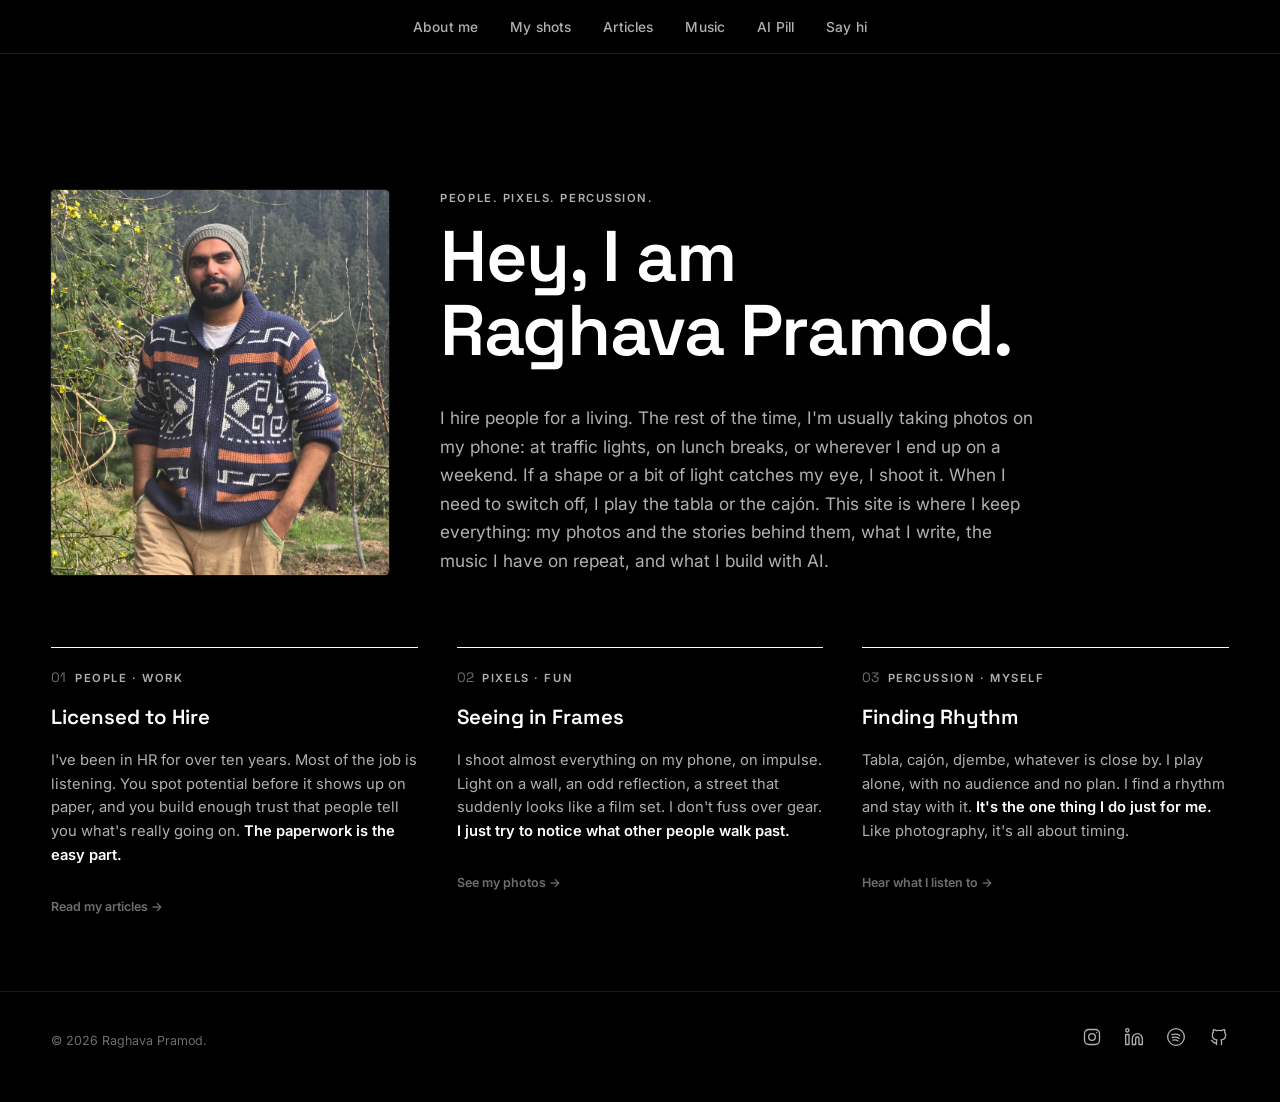
<file: index.html>
<!DOCTYPE html>
<html lang="en">
<head>
<meta charset="UTF-8">
<meta name="viewport" content="width=device-width, initial-scale=1">
<title>Raghava Pramod</title>
<meta name="description" content="I hire people for a living, take photos on my phone, and play tabla to switch off. This is where I keep it all.">

<meta property="og:type" content="website">
<meta property="og:title" content="Raghava Pramod">
<meta property="og:description" content="I hire people for a living, take photos on my phone, and play tabla to switch off. This is where I keep it all.">
<meta property="og:image" content="og-image.svg">
<meta name="twitter:card" content="summary_large_image">
<meta name="twitter:title" content="Raghava Pramod">
<meta name="twitter:description" content="I hire people for a living, take photos on my phone, and play tabla to switch off.">

<link rel="preconnect" href="https://fonts.googleapis.com">
<link rel="preconnect" href="https://fonts.gstatic.com" crossorigin>
<link href="https://fonts.googleapis.com/css2?family=Space+Grotesk:wght@400;500;600;700&family=Inter:wght@400;500;600&display=swap" rel="stylesheet">

<link rel="stylesheet" href="styles.css?v=34">
</head>
<body class="loading-lock">

<div class="loader" id="loader" aria-hidden="true" data-phrase="Getting the mix right.">
  <p class="loader-line"><span class="loader-type" id="loader-type"></span><span class="loader-cursor">|</span></p>
</div>

<a class="skip-link" href="#main">Skip to content</a>

<header class="site-header">
  <div class="wrap">
    <nav class="main-nav" aria-label="Primary">
      <ul>
        <li><a href="#about">About me</a></li>
        <li><a href="shots.html">My shots</a></li>
        <li><a href="articles.html">Articles</a></li>
        <li><a href="music.html">Music</a></li>
        <li><a href="ai-pill.html">AI Pill</a></li>
        <li><a href="contact.html">Say hi</a></li>
      </ul>
    </nav>
  </div>
</header>

<main id="main">

  <section class="intro wrap" id="about" aria-labelledby="intro-heading">
    <div class="intro-grid">
      <div class="intro-photo">
        <img src="images/profile/hero.jpg" alt="Raghava Pramod">
      </div>

      <div class="intro-copy">
        <span class="eyebrow">People. Pixels. Percussion.</span>
        <h1 class="statement" id="intro-heading">Hey, I am Raghava&nbsp;Pramod.</h1>
        <p class="opening-support">I hire people for a living. The rest of the time, I'm usually taking photos on my phone: at traffic lights, on lunch breaks, or wherever I end up on a weekend. If a shape or a bit of light catches my eye, I shoot it. When I need to switch off, I play the tabla or the cajón. This site is where I keep everything: my photos and the stories behind them, what I write, the music I have on repeat, and what I build with AI.</p>

      </div>
    </div>
    <div class="practice-stack">
      <a class="practice" href="articles.html">
        <div class="practice-label">
          <div class="practice-index">01</div>
          <span class="eyebrow">People · work</span>
        </div>
        <div class="practice-body">
          <h3 class="practice-title">Licensed to Hire</h3>
          <p class="practice-copy">I've been in HR for over ten years. Most of the job is listening. You spot potential before it shows up on paper, and you build enough trust that people tell you what's really going on. <strong>The paperwork is the easy part.</strong></p>
          <span class="practice-more">Read my articles →</span>
        </div>
      </a>

      <a class="practice" href="shots.html">
        <div class="practice-label">
          <div class="practice-index">02</div>
          <span class="eyebrow">Pixels · fun</span>
        </div>
        <div class="practice-body">
          <h3 class="practice-title">Seeing in Frames</h3>
          <p class="practice-copy">I shoot almost everything on my phone, on impulse. Light on a wall, an odd reflection, a street that suddenly looks like a film set. I don't fuss over gear. <strong>I just try to notice what other people walk past.</strong></p>
          <span class="practice-more">See my photos →</span>
        </div>
      </a>

      <a class="practice" href="music.html">
        <div class="practice-label">
          <div class="practice-index">03</div>
          <span class="eyebrow">Percussion · myself</span>
        </div>
        <div class="practice-body">
          <h3 class="practice-title">Finding Rhythm</h3>
          <p class="practice-copy">Tabla, cajón, djembe, whatever is close by. I play alone, with no audience and no plan. I find a rhythm and stay with it. <strong>It's the one thing I do just for me.</strong> Like photography, it's all about timing.</p>
          <span class="practice-more">Hear what I listen to →</span>
        </div>
      </a>
    </div>
  </section>


</main>

<footer class="site-footer">
  <div class="wrap">
    <p>&copy; <span id="year"></span> Raghava Pramod.</p>
    <ul class="footer-links">
      <li><a href="https://www.instagram.com/raghavapramod/" target="_blank" rel="noopener noreferrer" aria-label="Instagram, opens in a new tab"><svg class="ig-glyph" viewBox="0 0 24 24" fill="none" stroke="currentColor" stroke-width="1.6" stroke-linecap="round" stroke-linejoin="round" aria-hidden="true"><rect x="3" y="3" width="18" height="18" rx="5"></rect><circle cx="12" cy="12" r="4"></circle><line x1="17.5" y1="6.5" x2="17.5" y2="6.5"></line></svg></a></li>
      <li><a href="https://www.linkedin.com/in/raghava-pramod-16317697/" target="_blank" rel="noopener noreferrer" aria-label="LinkedIn, opens in a new tab"><svg class="ig-glyph" viewBox="0 0 24 24" fill="none" stroke="currentColor" stroke-width="1.6" stroke-linecap="round" stroke-linejoin="round" aria-hidden="true"><path d="M16 8a6 6 0 0 1 6 6v7h-4v-7a2 2 0 0 0-4 0v7h-4v-7a6 6 0 0 1 6-6z"></path><rect x="2" y="9" width="4" height="12"></rect><circle cx="4" cy="4" r="2"></circle></svg></a></li>
      <li><a href="https://open.spotify.com/user/36vazb5w8vdts3cxnagg9n65b" target="_blank" rel="noopener noreferrer" aria-label="Spotify, opens in a new tab"><svg class="ig-glyph" viewBox="0 0 24 24" fill="none" stroke="currentColor" stroke-width="1.6" stroke-linecap="round" stroke-linejoin="round" aria-hidden="true"><circle cx="12" cy="12" r="10"></circle><path d="M7 9.2c3.2-1 7-.7 9.6 1"></path><path d="M7.6 12.6c2.7-.8 5.9-.5 8.1 1"></path><path d="M8.3 15.8c2.1-.6 4.5-.4 6.2.9"></path></svg></a></li>
      <li><a href="https://github.com/raghavapramodr-aipilled" target="_blank" rel="noopener noreferrer" aria-label="GitHub, opens in a new tab"><svg class="ig-glyph" viewBox="0 0 24 24" fill="none" stroke="currentColor" stroke-width="1.6" stroke-linecap="round" stroke-linejoin="round" aria-hidden="true"><path d="M9 19c-4.3 1.4-4.3-2.5-6-3m12 5v-3.5c0-1 .1-1.4-.5-2 2.8-.3 5.5-1.4 5.5-6a4.6 4.6 0 0 0-1.3-3.2 4.2 4.2 0 0 0-.1-3.2s-1.1-.3-3.5 1.3a12.3 12.3 0 0 0-6.2 0C6.5 2.8 5.4 3.1 5.4 3.1a4.2 4.2 0 0 0-.1 3.2A4.6 4.6 0 0 0 4 9.5c0 4.6 2.7 5.7 5.5 6-.6.6-.6 1.2-.5 2V21"></path></svg></a></li>
    </ul>
  </div>
</footer>

<script src="script.js?v=34"></script>
</body>
</html>
</file>
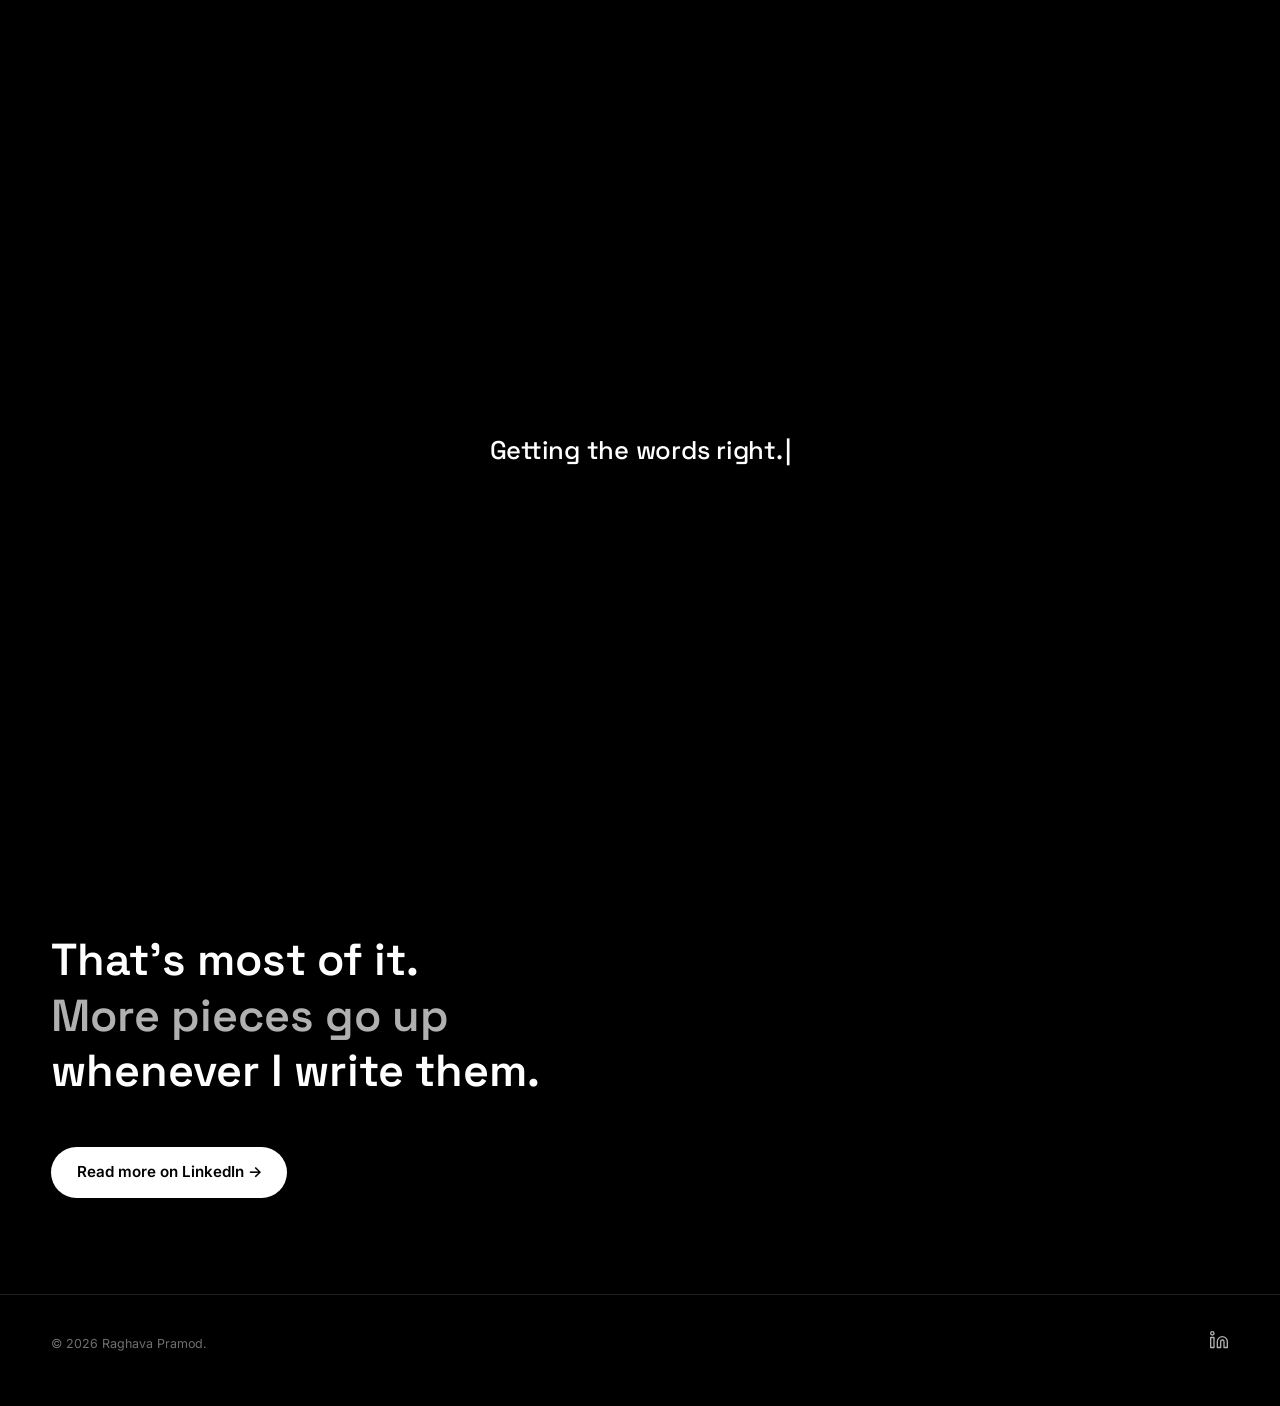
<file: articles.html>
<!DOCTYPE html>
<html lang="en">
<head>
<meta charset="UTF-8">
<meta name="viewport" content="width=device-width, initial-scale=1">
<title>Articles | Raghava Pramod</title>
<meta name="description" content="A few pieces I've written on LinkedIn about work, hiring, and HR.">

<meta property="og:type" content="website">
<meta property="og:title" content="Articles | Raghava Pramod">
<meta property="og:description" content="A few pieces I've written on LinkedIn about work, hiring, and HR.">
<meta property="og:image" content="og-image.svg">
<meta name="twitter:card" content="summary_large_image">
<meta name="twitter:title" content="Articles | Raghava Pramod">

<link rel="preconnect" href="https://fonts.googleapis.com">
<link rel="preconnect" href="https://fonts.gstatic.com" crossorigin>
<link href="https://fonts.googleapis.com/css2?family=Space+Grotesk:wght@400;500;600;700&family=Inter:wght@400;500;600&display=swap" rel="stylesheet">

<link rel="stylesheet" href="styles.css?v=34">
</head>
<body class="loading-lock">

<div class="loader" id="loader" aria-hidden="true" data-phrase="Getting the words right.">
  <p class="loader-line"><span class="loader-type" id="loader-type"></span><span class="loader-cursor">|</span></p>
</div>

<a class="skip-link" href="#main">Skip to content</a>

<header class="site-header">
  <div class="wrap">
    <nav class="main-nav" aria-label="Primary">
      <ul>
        <li><a href="index.html#about">About me</a></li>
        <li><a href="shots.html">My shots</a></li>
        <li><a href="articles.html">Articles</a></li>
        <li><a href="music.html">Music</a></li>
        <li><a href="ai-pill.html">AI Pill</a></li>
        <li><a href="contact.html">Say hi</a></li>
      </ul>
    </nav>
  </div>
</header>

<main id="main">

  <section class="page-hero wrap">
    <div class="section-head">
      <h1 id="articles-heading">Things I've written</h1>
    </div>
    <p class="stories-intro">A few pieces I've written on LinkedIn about work, hiring, and HR.</p>
  </section>

  <section class="articles wrap">
    <div class="articles-list" id="articles-list"></div>
  </section>

  <section class="closing wrap" id="contact" aria-labelledby="closing-heading">
    <h2 class="visually-hidden" id="closing-heading">Say hi</h2>
    <p class="closing-lines">
      <span class="line">That's most of it.</span>
      <span class="line">More pieces go up</span>
      <span class="line">whenever I write them.</span>
    </p>
    <a class="closing-cta" href="https://www.linkedin.com/in/raghava-pramod-16317697/" target="_blank" rel="noopener noreferrer" aria-label="Read more on LinkedIn, opens in a new tab">Read more on LinkedIn →</a>
  </section>

</main>

<footer class="site-footer">
  <div class="wrap">
    <p>&copy; <span id="year"></span> Raghava Pramod.</p>
    <ul class="footer-links">
      <li><a href="https://www.linkedin.com/in/raghava-pramod-16317697/" target="_blank" rel="noopener noreferrer" aria-label="LinkedIn, opens in a new tab"><svg class="ig-glyph" viewBox="0 0 24 24" fill="none" stroke="currentColor" stroke-width="1.6" stroke-linecap="round" stroke-linejoin="round" aria-hidden="true"><path d="M16 8a6 6 0 0 1 6 6v7h-4v-7a2 2 0 0 0-4 0v7h-4v-7a6 6 0 0 1 6-6z"></path><rect x="2" y="9" width="4" height="12"></rect><circle cx="4" cy="4" r="2"></circle></svg></a></li>
    </ul>
  </div>
</footer>

<script src="script.js?v=34"></script>
</body>
</html>
</file>
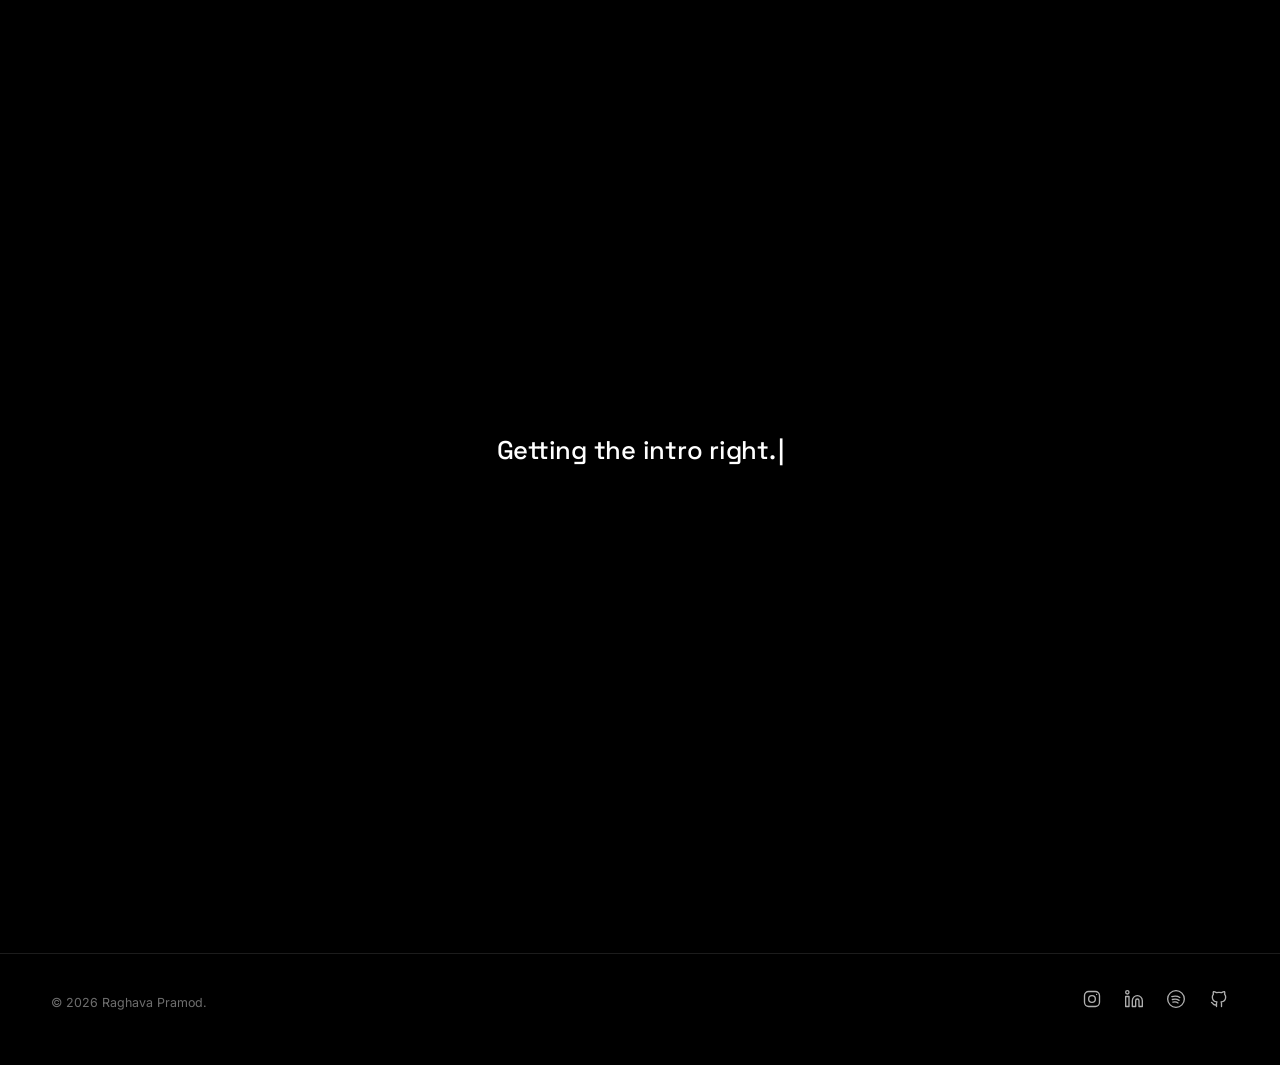
<file: contact.html>
<!DOCTYPE html>
<html lang="en">
<head>
<meta charset="UTF-8">
<meta name="viewport" content="width=device-width, initial-scale=1">
<title>Say hi | Raghava Pramod</title>
<meta name="description" content="Where to find me: Instagram for photos, LinkedIn for writing, Spotify for music, GitHub for code.">

<meta property="og:type" content="website">
<meta property="og:title" content="Say hi | Raghava Pramod">
<meta property="og:description" content="Where to find me: Instagram for photos, LinkedIn for writing, Spotify for music, GitHub for code.">
<meta property="og:image" content="og-image.svg">
<meta name="twitter:card" content="summary_large_image">
<meta name="twitter:title" content="Say hi | Raghava Pramod">

<link rel="preconnect" href="https://fonts.googleapis.com">
<link rel="preconnect" href="https://fonts.gstatic.com" crossorigin>
<link href="https://fonts.googleapis.com/css2?family=Space+Grotesk:wght@400;500;600;700&family=Inter:wght@400;500;600&display=swap" rel="stylesheet">

<link rel="stylesheet" href="styles.css?v=34">
</head>
<body class="loading-lock">

<div class="loader" id="loader" aria-hidden="true" data-phrase="Getting the intro right.">
  <p class="loader-line"><span class="loader-type" id="loader-type"></span><span class="loader-cursor">|</span></p>
</div>

<a class="skip-link" href="#main">Skip to content</a>

<header class="site-header">
  <div class="wrap">
    <nav class="main-nav" aria-label="Primary">
      <ul>
        <li><a href="index.html#about">About me</a></li>
        <li><a href="shots.html">My shots</a></li>
        <li><a href="articles.html">Articles</a></li>
        <li><a href="music.html">Music</a></li>
        <li><a href="ai-pill.html">AI Pill</a></li>
        <li><a href="contact.html">Say hi</a></li>
      </ul>
    </nav>
  </div>
</header>

<main id="main">

  <section class="sayhi wrap" aria-labelledby="sayhi-heading">
    <div class="sayhi-grid">
      <div class="sayhi-photo">
        <img src="images/profile/sayhi.jpg" alt="Raghava Pramod">
      </div>

      <div class="sayhi-copy">
        <span class="eyebrow">People. Pixels. Percussion.</span>
        <h1 class="statement" id="sayhi-heading">Say hi.</h1>
        <p class="opening-support">This site has four parts. <strong>My shots</strong> has every photo I've posted, with a note on each set. <strong>Articles</strong> is what I write about work and hiring. <strong>Music</strong> is the playlists I listen to most, plus my song of the week. <strong>AI Pill</strong> is what I've built with AI.</p>
        <p class="opening-support">If any of that is your thing, here's where to find me.</p>

        <ul class="sayhi-links">
          <li>
            <a href="https://www.instagram.com/raghavapramod/" target="_blank" rel="noopener noreferrer">
              <span class="sayhi-icon" aria-hidden="true"><svg class="ig-glyph" viewBox="0 0 24 24" fill="none" stroke="currentColor" stroke-width="1.6" stroke-linecap="round" stroke-linejoin="round"><rect x="3" y="3" width="18" height="18" rx="5"></rect><circle cx="12" cy="12" r="4"></circle><line x1="17.5" y1="6.5" x2="17.5" y2="6.5"></line></svg></span>
              <span class="sayhi-link-text">
                <span class="sayhi-platform">Instagram</span>
                <span class="sayhi-handle">@raghavapramod · photos</span>
              </span>
              <span class="sayhi-arrow" aria-hidden="true">→</span>
            </a>
          </li>
          <li>
            <a href="https://www.linkedin.com/in/raghava-pramod-16317697/" target="_blank" rel="noopener noreferrer">
              <span class="sayhi-icon" aria-hidden="true"><svg class="ig-glyph" viewBox="0 0 24 24" fill="none" stroke="currentColor" stroke-width="1.6" stroke-linecap="round" stroke-linejoin="round"><path d="M16 8a6 6 0 0 1 6 6v7h-4v-7a2 2 0 0 0-4 0v7h-4v-7a6 6 0 0 1 6-6z"></path><rect x="2" y="9" width="4" height="12"></rect><circle cx="4" cy="4" r="2"></circle></svg></span>
              <span class="sayhi-link-text">
                <span class="sayhi-platform">LinkedIn</span>
                <span class="sayhi-handle">Raghava Pramod · work and hiring</span>
              </span>
              <span class="sayhi-arrow" aria-hidden="true">→</span>
            </a>
          </li>
          <li>
            <a href="https://open.spotify.com/user/36vazb5w8vdts3cxnagg9n65b" target="_blank" rel="noopener noreferrer">
              <span class="sayhi-icon" aria-hidden="true"><svg class="ig-glyph" viewBox="0 0 24 24" fill="none" stroke="currentColor" stroke-width="1.6" stroke-linecap="round" stroke-linejoin="round"><circle cx="12" cy="12" r="10"></circle><path d="M7 9.2c3.2-1 7-.7 9.6 1"></path><path d="M7.6 12.6c2.7-.8 5.9-.5 8.1 1"></path><path d="M8.3 15.8c2.1-.6 4.5-.4 6.2.9"></path></svg></span>
              <span class="sayhi-link-text">
                <span class="sayhi-platform">Spotify</span>
                <span class="sayhi-handle">Raghava Pramod · what's on repeat</span>
              </span>
              <span class="sayhi-arrow" aria-hidden="true">→</span>
            </a>
          </li>
          <li>
            <a href="https://github.com/raghavapramodr-aipilled" target="_blank" rel="noopener noreferrer">
              <span class="sayhi-icon" aria-hidden="true"><svg class="ig-glyph" viewBox="0 0 24 24" fill="none" stroke="currentColor" stroke-width="1.6" stroke-linecap="round" stroke-linejoin="round"><path d="M9 19c-4.3 1.4-4.3-2.5-6-3m12 5v-3.5c0-1 .1-1.4-.5-2 2.8-.3 5.5-1.4 5.5-6a4.6 4.6 0 0 0-1.3-3.2 4.2 4.2 0 0 0-.1-3.2s-1.1-.3-3.5 1.3a12.3 12.3 0 0 0-6.2 0C6.5 2.8 5.4 3.1 5.4 3.1a4.2 4.2 0 0 0-.1 3.2A4.6 4.6 0 0 0 4 9.5c0 4.6 2.7 5.7 5.5 6-.6.6-.6 1.2-.5 2V21"></path></svg></span>
              <span class="sayhi-link-text">
                <span class="sayhi-platform">GitHub</span>
                <span class="sayhi-handle">raghavapramodr-aipilled · what I've built</span>
              </span>
              <span class="sayhi-arrow" aria-hidden="true">→</span>
            </a>
          </li>
        </ul>
      </div>
    </div>
  </section>

</main>

<footer class="site-footer">
  <div class="wrap">
    <p>&copy; <span id="year"></span> Raghava Pramod.</p>
    <ul class="footer-links">
      <li><a href="https://www.instagram.com/raghavapramod/" target="_blank" rel="noopener noreferrer" aria-label="Instagram, opens in a new tab"><svg class="ig-glyph" viewBox="0 0 24 24" fill="none" stroke="currentColor" stroke-width="1.6" stroke-linecap="round" stroke-linejoin="round" aria-hidden="true"><rect x="3" y="3" width="18" height="18" rx="5"></rect><circle cx="12" cy="12" r="4"></circle><line x1="17.5" y1="6.5" x2="17.5" y2="6.5"></line></svg></a></li>
      <li><a href="https://www.linkedin.com/in/raghava-pramod-16317697/" target="_blank" rel="noopener noreferrer" aria-label="LinkedIn, opens in a new tab"><svg class="ig-glyph" viewBox="0 0 24 24" fill="none" stroke="currentColor" stroke-width="1.6" stroke-linecap="round" stroke-linejoin="round" aria-hidden="true"><path d="M16 8a6 6 0 0 1 6 6v7h-4v-7a2 2 0 0 0-4 0v7h-4v-7a6 6 0 0 1 6-6z"></path><rect x="2" y="9" width="4" height="12"></rect><circle cx="4" cy="4" r="2"></circle></svg></a></li>
      <li><a href="https://open.spotify.com/user/36vazb5w8vdts3cxnagg9n65b" target="_blank" rel="noopener noreferrer" aria-label="Spotify, opens in a new tab"><svg class="ig-glyph" viewBox="0 0 24 24" fill="none" stroke="currentColor" stroke-width="1.6" stroke-linecap="round" stroke-linejoin="round" aria-hidden="true"><circle cx="12" cy="12" r="10"></circle><path d="M7 9.2c3.2-1 7-.7 9.6 1"></path><path d="M7.6 12.6c2.7-.8 5.9-.5 8.1 1"></path><path d="M8.3 15.8c2.1-.6 4.5-.4 6.2.9"></path></svg></a></li>
      <li><a href="https://github.com/raghavapramodr-aipilled" target="_blank" rel="noopener noreferrer" aria-label="GitHub, opens in a new tab"><svg class="ig-glyph" viewBox="0 0 24 24" fill="none" stroke="currentColor" stroke-width="1.6" stroke-linecap="round" stroke-linejoin="round" aria-hidden="true"><path d="M9 19c-4.3 1.4-4.3-2.5-6-3m12 5v-3.5c0-1 .1-1.4-.5-2 2.8-.3 5.5-1.4 5.5-6a4.6 4.6 0 0 0-1.3-3.2 4.2 4.2 0 0 0-.1-3.2s-1.1-.3-3.5 1.3a12.3 12.3 0 0 0-6.2 0C6.5 2.8 5.4 3.1 5.4 3.1a4.2 4.2 0 0 0-.1 3.2A4.6 4.6 0 0 0 4 9.5c0 4.6 2.7 5.7 5.5 6-.6.6-.6 1.2-.5 2V21"></path></svg></a></li>
    </ul>
  </div>
</footer>

<script src="script.js?v=34"></script>
</body>
</html>
</file>
<file: styles.css>
/* ============================================================
   Raghava Pramod — personal site
   Black & white, modern grotesk. No editorial serif trappings.
   ============================================================ */

:root {
  --bg: #000000;
  --bg-1: #0d0d0d;
  --bg-2: #161616;
  --line: #2b2b2b;
  --line-soft: #1c1c1c;
  --fg: #ffffff;
  --fg-dim: #b0b0b0;
  --fg-faint: #6e6e6e;

  --display: "Space Grotesk", "Helvetica Neue", Arial, sans-serif;
  --body: "Inter", "Helvetica Neue", Arial, sans-serif;

  --ease: cubic-bezier(0.22, 0.61, 0.36, 1);
  --dur-fast: 220ms;
  --dur-med: 460ms;
  --dur-slow: 800ms;
}

@media (prefers-reduced-motion: reduce) {
  :root { --dur-fast: 1ms; --dur-med: 1ms; --dur-slow: 1ms; }
}

* { box-sizing: border-box; }
html { scroll-behavior: smooth; }
@media (prefers-reduced-motion: reduce) { html { scroll-behavior: auto; } }

html, body { max-width: 100%; overflow-x: clip; }

body {
  margin: 0;
  background: var(--bg);
  color: var(--fg);
  font-family: var(--body);
  font-size: 16px;
  line-height: 1.6;
  -webkit-font-smoothing: antialiased;
}

img { max-width: 100%; display: block; }
a { color: inherit; }

.visually-hidden {
  position: absolute; width: 1px; height: 1px;
  padding: 0; margin: -1px; overflow: hidden;
  clip: rect(0,0,0,0); white-space: nowrap; border: 0;
}

.skip-link {
  position: absolute; left: 1rem; top: -3rem;
  background: var(--fg); color: var(--bg);
  padding: 0.6rem 1rem; font-weight: 600; font-size: 0.85rem;
  z-index: 200; transition: top var(--dur-fast) var(--ease);
  text-decoration: none; border-radius: 2px;
}
.skip-link:focus { top: 1rem; }

:focus-visible { outline: 2px solid var(--fg); outline-offset: 3px; }

/* ---------- Loader ---------- */

body.loading-lock { overflow: hidden; }

.loader {
  position: fixed;
  inset: 0;
  z-index: 500;
  background: var(--bg);
  display: flex;
  align-items: center;
  justify-content: center;
  transition: opacity 650ms var(--ease), transform 650ms var(--ease);
}
.loader.is-done {
  opacity: 0;
  transform: translateY(-3%);
  pointer-events: none;
}

.loader-line {
  font-family: var(--display);
  font-weight: 500;
  font-size: clamp(1.1rem, 3vw, 1.6rem);
  color: var(--fg);
  letter-spacing: -0.01em;
  display: flex;
  align-items: center;
}

.loader-cursor {
  display: inline-block;
  margin-left: 2px;
  animation: loader-blink 900ms steps(1) infinite;
}
@keyframes loader-blink {
  0%, 49% { opacity: 1; }
  50%, 100% { opacity: 0; }
}

@media (prefers-reduced-motion: reduce) {
  .loader-cursor { animation: none; }
}

/* ---------- Layout shell ---------- */

.wrap {
  max-width: 1320px;
  margin: 0 auto;
  padding-left: clamp(1.25rem, 4vw, 3.5rem);
  padding-right: clamp(1.25rem, 4vw, 3.5rem);
}

.rule { border: none; border-top: 1px solid var(--line); margin: 0; }

.eyebrow {
  font-family: var(--body);
  text-transform: uppercase;
  letter-spacing: 0.14em;
  font-size: 0.7rem;
  font-weight: 600;
  color: var(--fg-dim);
}

/* ---------- Site header ---------- */

.site-header {
  position: sticky;
  top: 0;
  z-index: 100;
  background: rgba(0,0,0,0.82);
  backdrop-filter: blur(6px);
  -webkit-backdrop-filter: blur(6px);
  border-bottom: 1px solid var(--line-soft);
}

.site-header .wrap {
  display: flex;
  align-items: center;
  justify-content: center;
  padding-top: 0.85rem;
  padding-bottom: 0.85rem;
}

.main-nav ul {
  list-style: none; display: flex;
  gap: clamp(1rem, 2.5vw, 2.2rem);
  margin: 0; padding: 0;
  flex-wrap: wrap;
  justify-content: center;
}
.main-nav a {
  text-decoration: none; font-size: 0.86rem; font-weight: 500;
  letter-spacing: 0.01em; color: var(--fg-dim); position: relative;
  padding-bottom: 3px; transition: color var(--dur-fast) var(--ease);
}
.main-nav a:hover, .main-nav a:focus-visible { color: var(--fg); }
.main-nav a::after {
  content: ""; position: absolute; left: 0; right: 100%; bottom: 0;
  height: 1px; background: var(--fg); transition: right var(--dur-med) var(--ease);
}
.main-nav a:hover::after, .main-nav a:focus-visible::after { right: 0; }

/* shared Instagram glyph, sized to whatever text it sits beside */
.ig-glyph {
  width: 1.15em;
  height: 1.15em;
  flex-shrink: 0;
}

/* ---------- Intro (photo + about, split hero) ---------- */

.intro {
  padding-top: clamp(6rem, 11vw, 8.5rem);
  padding-bottom: clamp(3rem, 6vw, 4.5rem);
}

.intro-grid {
  display: grid;
  grid-template-columns: minmax(280px, 40%) minmax(0, 1fr);
  gap: clamp(2rem, 5vw, 4rem);
  align-items: start;
}

.intro-photo img {
  width: 100%;
  aspect-ratio: 3 / 4;
  object-fit: cover;
  border-radius: 4px;
  box-shadow: 0 0 0 1px rgba(255,255,255,0.08);
}

.intro-copy { min-width: 0; }

.statement {
  font-family: var(--display);
  font-weight: 600;
  font-size: clamp(2.4rem, 5.4vw, 4.2rem);
  line-height: 1.04;
  letter-spacing: -0.02em;
  margin: 0.7rem 0 1.2rem;
}

.opening-support {
  font-size: clamp(1rem, 1.3vw, 1.08rem);
  color: var(--fg-dim);
  max-width: 56ch;
  line-height: 1.65;
}
.opening-support strong { color: var(--fg); font-weight: 600; }
.opening-support + .opening-support { margin-top: 1.1rem; }

/* ---------- Practices (stacked, inside the intro's right column) ---------- */

.section-head {
  display: flex; align-items: baseline; gap: 1rem;
  margin-bottom: clamp(2rem, 4.5vw, 3rem); flex-wrap: wrap;
}
.section-head h2 {
  font-family: var(--display);
  font-weight: 600;
  font-size: clamp(1.6rem, 3.2vw, 2.3rem);
  margin: 0;
  letter-spacing: -0.01em;
}

.practice-stack {
  display: flex;
  flex-direction: column;
  gap: 1.5rem;
  margin-top: clamp(2rem, 4vw, 3rem);
  max-width: 56ch;
}

.practice-stack .practice {
  position: relative;
  min-width: 0;
  padding-top: 1.2rem;
  display: block;
  text-decoration: none;
  color: inherit;
  /* neutralise the generic .reveal fade — this section animates
     its own children (rule draw + staggered label/body) instead */
  opacity: 1;
  transform: none;
}

/* the sequential transition: a rule that draws left-to-right,
   one row after another, then its content rises into place */
.practice::before {
  content: "";
  position: absolute;
  top: 0; left: 0;
  width: 0%;
  height: 1px;
  background: var(--fg);
  transition: width 640ms var(--ease);
}
.practice.is-visible::before { width: 100%; }
.practice-stack .practice:nth-child(1)::before { transition-delay: 0ms; }
.practice-stack .practice:nth-child(2)::before { transition-delay: 180ms; }
.practice-stack .practice:nth-child(3)::before { transition-delay: 360ms; }

.practice-label {
  display: flex;
  align-items: baseline;
  gap: 0.55rem;
  margin-bottom: 0.8rem;
  opacity: 0;
  transform: translateY(10px);
  transition: opacity 520ms var(--ease), transform 520ms var(--ease);
}
.practice-body {
  opacity: 0;
  transform: translateY(10px);
  transition: opacity 520ms var(--ease), transform 520ms var(--ease);
}
.practice.is-visible .practice-label,
.practice.is-visible .practice-body { opacity: 1; transform: translateY(0); }

.practice-stack .practice:nth-child(1) .practice-label { transition-delay: 120ms; }
.practice-stack .practice:nth-child(1) .practice-body { transition-delay: 190ms; }
.practice-stack .practice:nth-child(2) .practice-label { transition-delay: 300ms; }
.practice-stack .practice:nth-child(2) .practice-body { transition-delay: 370ms; }
.practice-stack .practice:nth-child(3) .practice-label { transition-delay: 480ms; }
.practice-stack .practice:nth-child(3) .practice-body { transition-delay: 550ms; }

.practice-index {
  font-family: var(--display);
  font-size: 0.85rem;
  color: var(--fg-faint);
}

.practice-title {
  font-family: var(--display);
  font-weight: 600;
  font-size: clamp(1.1rem, 1.6vw, 1.3rem);
  margin: 0 0 0.5rem;
  color: var(--fg);
}

.practice-copy {
  color: var(--fg-dim);
  font-size: 0.92rem;
  line-height: 1.62;
}
.practice-copy strong { color: var(--fg); font-weight: 600; }

.practice-more {
  display: inline-block;
  margin-top: 0.9rem;
  font-size: 0.78rem;
  font-weight: 600;
  color: var(--fg-faint);
  transition: color var(--dur-fast) var(--ease);
}
.practice:hover .practice-more,
.practice:focus-visible .practice-more { color: var(--fg); }
.practice:hover .practice-title,
.practice:focus-visible .practice-title { text-decoration: underline; text-underline-offset: 4px; }

/* ---------- Lens dial (genre navigator) ---------- */

.lens-section {
  padding-top: clamp(2rem, 6vw, 4rem);
  padding-bottom: clamp(3rem, 7vw, 5rem);
  border-top: 1px solid var(--line-soft);
}

.stories-intro {
  color: var(--fg-dim);
  max-width: 58ch;
  font-size: clamp(0.97rem, 1.3vw, 1.05rem);
  margin-top: -1.4rem;
  margin-bottom: 0;
  line-height: 1.7;
}

.lens {
  position: relative;
  width: min(94vw, 660px);
  aspect-ratio: 1;
  margin: clamp(3rem, 7vw, 4.5rem) auto 2.5rem;
}

/* the real lens photo, centered */
.lens-photo {
  position: absolute; inset: 28%;
  border-radius: 50%;
  overflow: hidden;
  box-shadow: 0 0 0 1px rgba(255,255,255,0.1), 0 24px 60px rgba(0,0,0,0.55);
}
.lens-photo img { width: 100%; height: 100%; object-fit: cover; display: block; }

/* fixed index mark — the "you are here" pointer a real lens has */
.lens-index {
  position: absolute;
  top: 6%; left: 50%;
  transform: translateX(-50%);
  width: 0; height: 0;
  border-left: 4px solid transparent;
  border-right: 4px solid transparent;
  border-top: 6px solid var(--fg-dim);
}

/* the rotating focal-length scale ring, just outside the photo */
.lens-scale {
  position: absolute; inset: 0;
  transition: transform 640ms var(--ease);
}

.lens-mark {
  position: absolute;
  transform: translate(-50%, -50%);
  width: 30px; height: 30px;
  border: none; background: none; padding: 0; margin: 0;
  cursor: pointer;
  display: flex; align-items: center; justify-content: center;
  opacity: 0;
}
.lens.is-live .lens-mark { opacity: 1; transition: opacity 420ms var(--ease); }

.lens-mark-inner {
  display: block;
  font-family: var(--display);
  font-size: 0.72rem;
  font-weight: 600;
  color: var(--fg-dim);
  letter-spacing: 0.01em;
  transition: color var(--dur-fast) var(--ease), transform 640ms var(--ease);
}
.lens-mark:hover .lens-mark-inner,
.lens-mark.is-hover .lens-mark-inner { color: var(--fg); }
.lens-mark.is-active .lens-mark-inner {
  color: var(--fg);
  text-decoration: underline;
  text-underline-offset: 3px;
}

/* leader lines, military-callout style: anchor dot, diagonal, elbow, horizontal run.
   Hidden by default (drawn back into the ring) — a mark's hover/focus, or its own
   callout's hover/focus, extends the line out; moving away retracts it. */
.lens-lines {
  position: absolute; inset: 0;
  width: 100%; height: 100%;
  overflow: visible;
  pointer-events: none;
}
.lens-line {
  fill: none;
  stroke: var(--fg-faint);
  stroke-width: 0.4;
  vector-effect: non-scaling-stroke;
  transition: stroke-dashoffset 420ms var(--ease), stroke 220ms var(--ease);
}
.lens-dot {
  fill: var(--fg-dim);
  opacity: 0;
  transition: opacity 200ms var(--ease), fill 220ms var(--ease);
}
.lens-dot.is-open { opacity: 1; }

.lens-genres { position: absolute; inset: 0; }

.lens-genre {
  position: absolute;
  display: flex;
  flex-direction: column;
  gap: 0.15rem;
  max-width: 11rem;
  text-decoration: none;
  opacity: 0;
  transform-origin: center;
  pointer-events: none;
  transition: opacity 260ms var(--ease);
}
.lens-genre.is-open { opacity: 1; pointer-events: auto; }

.lens-genre--right { transform: translate(0, -50%); align-items: flex-start; text-align: left; }
.lens-genre--left { transform: translate(-100%, -50%); align-items: flex-end; text-align: right; }

.lens-genre-focal {
  font-family: var(--body);
  font-size: 0.64rem;
  letter-spacing: 0.12em;
  text-transform: uppercase;
  color: var(--fg-faint);
}
.lens-genre-label {
  font-family: var(--display);
  font-weight: 600;
  font-size: 0.92rem;
  color: var(--fg-dim);
  transition: color var(--dur-fast) var(--ease);
}
.lens-genre:hover .lens-genre-label,
.lens-genre.is-active .lens-genre-label { color: var(--fg); }

/* rotate affordance under the dial */
.lens-hint {
  display: flex; align-items: center; justify-content: center; gap: 0.5rem;
  color: var(--fg-faint);
  font-size: 0.8rem;
  margin-top: -1rem;
}
.lens-hint svg {
  width: 15px; height: 15px;
  animation: lens-hint-spin 3.2s linear infinite;
}
@keyframes lens-hint-spin { to { transform: rotate(360deg); } }

@media (prefers-reduced-motion: reduce) {
  .lens-scale, .lens-mark-inner, .lens-line, .lens-genre, .lens-mark, .lens-dot { transition: none; }
  .lens-hint svg { animation: none; }
}

@media (max-width: 640px) {
  .lens-genre { max-width: 6.4rem; }
  .lens-genre-label { font-size: 0.8rem; }
  .lens-mark-inner { font-size: 0.62rem; }
}

/* ---------- Shots page (carousels grouped/filtered by genre) ---------- */

.shots-hero { padding-top: clamp(6rem, 11vw, 8rem); padding-bottom: clamp(1rem, 3vw, 2rem); }

.shots-group-heading {
  font-family: var(--display);
  font-weight: 600;
  font-size: clamp(1.1rem, 2vw, 1.4rem);
  letter-spacing: -0.005em;
  margin: clamp(2.4rem, 5vw, 3.5rem) clamp(1.25rem, 4vw, 3.5rem) 0;
  padding-bottom: 0.9rem;
  color: var(--fg-dim);
}

.ig-link {
  display: inline-flex; align-items: center; gap: 0.4rem;
  font-size: 0.78rem; font-weight: 600; text-decoration: none;
  color: var(--fg); border-bottom: 1px solid var(--fg-faint);
  padding-bottom: 2px;
  transition: border-color var(--dur-fast) var(--ease);
}
.ig-link:hover, .ig-link:focus-visible { border-color: var(--fg); }

.story {
  display: grid;
  grid-template-columns: minmax(190px, 22%) minmax(0, 44%) minmax(220px, 1fr);
  gap: clamp(1.5rem, 3vw, 2.4rem);
  padding: clamp(2.4rem, 5vw, 4rem) clamp(1.25rem, 4vw, 3.5rem);
  border-top: 1px solid var(--line-soft);
  min-width: 0;
  max-width: 1320px;
  margin: 0 auto;
}

.story-info { position: sticky; top: 5.2rem; align-self: start; min-width: 0; }
.story-info .eyebrow { display: block; margin-bottom: 0.9rem; }

.story-title {
  font-family: var(--display);
  font-weight: 600;
  font-size: clamp(1.25rem, 2vw, 1.6rem);
  line-height: 1.16;
  margin: 0 0 0.9rem;
  color: var(--fg);
}

.story-note { color: var(--fg-dim); font-size: 0.9rem; line-height: 1.6; max-width: 34ch; margin: 0 0 1.2rem; }

/* Carousel */

.rail-wrap { position: relative; min-width: 0; }

.rail {
  display: flex;
  gap: clamp(0.6rem, 1.4vw, 1rem);
  overflow-x: auto;
  scroll-snap-type: x proximity;
  padding-bottom: 0.4rem;
  padding-top: 0.6rem;
  -webkit-overflow-scrolling: touch;
  scrollbar-width: thin;
  scrollbar-color: var(--line) transparent;
}
.rail::-webkit-scrollbar { height: 6px; }
.rail::-webkit-scrollbar-thumb { background: var(--line); border-radius: 3px; }
.rail::-webkit-scrollbar-track { background: transparent; }

.rail-card {
  flex: 0 0 auto;
  width: 62%;
  max-width: 380px;
  aspect-ratio: 3 / 4;
  scroll-snap-align: start;
  border: none;
  padding: 0;
  background: var(--bg-1);
  cursor: zoom-in;
  overflow: hidden;
  border-radius: 4px;
  position: relative;
  opacity: 0.45;
  transform: scale(0.94);
  transition: opacity var(--dur-med) var(--ease), transform var(--dur-med) var(--ease);
}
.rail-card.is-active { opacity: 1; transform: scale(1); }

.rail-card img {
  width: 100%; height: 100%;
  object-fit: cover;
  transition: transform var(--dur-slow) var(--ease);
  display: block;
}
.rail-card:hover img, .rail-card:focus-visible img { transform: scale(1.035); }

.rail-card::after {
  content: "";
  position: absolute; inset: 0;
  box-shadow: inset 0 0 0 1px rgba(255,255,255,0.08);
  pointer-events: none;
}

.rail-controls { display: flex; gap: 0.6rem; margin-top: 1rem; }

.rail-btn {
  width: 38px; height: 38px; border-radius: 50%;
  border: 1px solid var(--line); background: transparent; color: var(--fg);
  display: flex; align-items: center; justify-content: center; cursor: pointer;
  transition: border-color var(--dur-fast) var(--ease), transform 120ms var(--ease), background var(--dur-fast) var(--ease);
}
.rail-btn:hover { border-color: var(--fg); background: var(--bg-2); }
.rail-btn:active { transform: scale(0.92); }
.rail-btn svg { width: 16px; height: 16px; }
.rail-btn:disabled { opacity: 0.3; cursor: default; }
.rail-btn:disabled:hover { border-color: var(--line); background: transparent; }

/* AI Pill: landscape screenshots get a wider carousel column */
.story--wide { grid-template-columns: minmax(190px, 20%) minmax(0, 52%) minmax(220px, 1fr); }
.story--wide .rail-card { width: 92%; max-width: 720px; aspect-ratio: 16 / 9; }
.story--wide .rail-card img { object-position: center top; }
.story-status { color: var(--fg-faint); font-size: 0.8rem; line-height: 1.5; max-width: 34ch; margin: 1.1rem 0 0; }
.projects-list { padding-top: clamp(1rem, 3vw, 2rem); }
.projects-list .story:last-child { padding-bottom: clamp(3rem, 7vw, 5rem); }

/* Behind-the-shot column */

.story-behind { min-width: 0; }
.story-behind .eyebrow { display: block; margin-bottom: 0.9rem; }
.shot-perspective { color: var(--fg-dim); font-size: 0.92rem; line-height: 1.68; max-width: 46ch; }

/* ---------- Generic page hero (articles / music) ---------- */

.page-hero { padding-top: clamp(6rem, 11vw, 8rem); padding-bottom: clamp(1rem, 3vw, 2rem); }

.empty-note { color: var(--fg-faint); font-size: 0.92rem; padding: clamp(1.5rem, 4vw, 2.5rem) 0; }

/* ---------- Articles ---------- */

.articles { padding-top: clamp(1rem, 3vw, 2rem); padding-bottom: clamp(3rem, 7vw, 5rem); }

.articles-list {
  display: grid;
  grid-template-columns: repeat(auto-fill, minmax(280px, 1fr));
  gap: clamp(1.5rem, 3vw, 2rem);
}

.article-card {
  display: block;
  text-decoration: none;
  padding: clamp(1.4rem, 3vw, 1.8rem);
  border: 1px solid var(--line-soft);
  border-radius: 4px;
  transition: border-color var(--dur-fast) var(--ease), transform var(--dur-fast) var(--ease);
}
.article-card:hover, .article-card:focus-visible {
  border-color: var(--line);
  transform: translateY(-2px);
}
.article-card .eyebrow { display: block; margin-bottom: 0.8rem; }

.article-title {
  font-family: var(--display);
  font-weight: 600;
  font-size: clamp(1.05rem, 1.8vw, 1.25rem);
  line-height: 1.25;
  margin: 0 0 0.7rem;
  color: var(--fg);
}

.article-blurb { color: var(--fg-dim); font-size: 0.88rem; line-height: 1.6; margin: 0 0 1.1rem; }
.article-link { margin-top: 0; }

/* ---------- Music ---------- */

.playlists { padding-top: clamp(1rem, 3vw, 2rem); padding-bottom: clamp(2rem, 5vw, 3.5rem); }

.playlist-grid {
  display: grid;
  grid-template-columns: repeat(auto-fill, minmax(280px, 1fr));
  gap: clamp(1.5rem, 3vw, 2rem);
}

.playlist-card iframe { border-radius: 8px; display: block; }

.playlist-title {
  font-family: var(--display);
  font-weight: 600;
  font-size: 0.95rem;
  margin: 0 0 0.7rem;
  color: var(--fg);
}

.song-log { padding-top: clamp(2rem, 5vw, 3rem); padding-bottom: clamp(3rem, 7vw, 5rem); border-top: 1px solid var(--line-soft); }

.song-entry {
  padding: clamp(1.6rem, 3.5vw, 2.2rem) 0;
  border-top: 1px solid var(--line-soft);
}
.song-log-list .song-entry:last-child,
#song-log-list .song-entry:last-child { border-bottom: 1px solid var(--line-soft); }
.song-entry .eyebrow { display: block; margin-bottom: 0.7rem; }

/* Weekly picks: album art on the left, text on the right at the same height.
   Laptop and up: the art spans the heading and body rows and stretches to match.
   Narrower: a smaller square cover sits beside the heading, the body runs below. */
.song-entry.has-art {
  display: grid;
  grid-template-columns: clamp(260px, 30%, 380px) minmax(0, 1fr);
  grid-template-rows: auto 1fr;
  grid-template-areas: "art head" "art body";
  column-gap: clamp(1.75rem, 4vw, 3.5rem);
  align-items: stretch;
}
.song-art {
  grid-area: art;
  display: block;
  border-radius: 4px;
  overflow: hidden;
  box-shadow: 0 0 0 1px rgba(255,255,255,0.08);
}
.song-art img {
  width: 100%;
  height: 100%;
  object-fit: cover;
  transition: transform var(--dur-slow) var(--ease);
}
.song-art:hover img { transform: scale(1.03); }
.song-head { grid-area: head; min-width: 0; }
.song-body { grid-area: body; display: flex; flex-direction: column; min-width: 0; }

.song-title {
  font-family: var(--display);
  font-weight: 600;
  font-size: clamp(1.05rem, 1.8vw, 1.3rem);
  margin: 0 0 0.7rem;
  color: var(--fg);
}
.has-art .song-title { font-size: clamp(1.35rem, 2.2vw, 1.9rem); line-height: 1.12; margin-bottom: 0.9rem; }
.song-artist { color: var(--fg-dim); font-weight: 500; }
.has-art .song-artist { font-size: 0.62em; margin-left: 0.2em; white-space: nowrap; }

.song-note { color: var(--fg-dim); font-size: 0.92rem; line-height: 1.65; max-width: 52ch; margin: 0 0 0.9rem; }
.has-art .song-note { max-width: 80ch; margin-bottom: 1.2rem; }

/* one row of facts on wide screens; a "wide" fact takes two slots */
.song-facts {
  display: grid;
  grid-template-columns: repeat(6, minmax(0, 1fr));
  margin: 0 0 1.1rem;
  border-top: 1px solid var(--line-soft);
}
.song-facts > div { padding: 0.7rem 1rem 0.7rem 0; border-bottom: 1px solid var(--line-soft); min-width: 0; }
.song-facts > div.is-wide { grid-column: span 2; }
.song-facts dt {
  text-transform: uppercase;
  letter-spacing: 0.14em;
  font-size: 0.62rem;
  font-weight: 600;
  color: var(--fg-faint);
}
.song-facts dd {
  margin: 0.3rem 0 0;
  font-family: var(--display);
  font-size: 0.95rem;
  font-weight: 500;
  line-height: 1.3;
  color: var(--fg);
}

.song-trivia { color: var(--fg-dim); font-size: 0.86rem; line-height: 1.6; max-width: 80ch; margin: 0 0 1.2rem; }
.song-trivia strong { color: var(--fg); font-weight: 600; }
.song-body .song-link { margin-top: auto; align-self: flex-start; }

@media (max-width: 1099px) {
  .song-entry.has-art {
    grid-template-columns: clamp(96px, 22vw, 190px) minmax(0, 1fr);
    grid-template-rows: auto auto;
    grid-template-areas: "art head" "body body";
    row-gap: 1.4rem;
  }
  .song-art { align-self: start; aspect-ratio: 1; }
  .song-head { align-self: center; }
  .song-facts { grid-template-columns: repeat(3, minmax(0, 1fr)); }
}
@media (max-width: 560px) {
  .has-art .song-head .eyebrow { font-size: 0.62rem; margin-bottom: 0.45rem; }
  .has-art .song-title { font-size: 1.25rem; margin-bottom: 0; }
  .has-art .song-artist { display: block; margin: 0.25rem 0 0; font-size: 0.72em; white-space: normal; }
  .song-facts { grid-template-columns: repeat(2, minmax(0, 1fr)); }
}

/* ---------- Closing ---------- */

.closing { padding-top: clamp(4rem, 9vw, 7rem); padding-bottom: clamp(4rem, 9vw, 6rem); border-top: 1px solid var(--line-soft); text-align: left; }

.closing-lines {
  font-family: var(--display);
  font-weight: 600;
  font-size: clamp(1.7rem, 4vw, 2.8rem);
  line-height: 1.24;
  max-width: 20ch;
  margin: 0 0 clamp(2rem, 5vw, 3rem);
  color: var(--fg);
}
.closing-lines .line { display: block; }
.closing-lines .line:nth-child(2) { color: var(--fg-dim); }

.closing-cta {
  display: inline-flex; align-items: center; gap: 0.5rem;
  text-decoration: none; font-weight: 600; font-size: 0.95rem;
  color: var(--bg); background: var(--fg);
  padding: 0.85rem 1.6rem; border-radius: 999px;
  transition: background var(--dur-fast) var(--ease), transform var(--dur-fast) var(--ease);
}
.closing-cta:hover, .closing-cta:focus-visible { background: var(--fg-dim); transform: translateY(-2px); }

/* ---------- Say hi page ---------- */

.sayhi {
  padding-top: clamp(6rem, 11vw, 8.5rem);
  padding-bottom: clamp(4rem, 8vw, 6rem);
}

.sayhi-grid {
  display: grid;
  grid-template-columns: minmax(260px, 38%) minmax(0, 1fr);
  gap: clamp(2rem, 5vw, 4rem);
  align-items: start;
}

.sayhi-photo img {
  width: 100%;
  aspect-ratio: 3 / 4;
  object-fit: cover;
  border-radius: 4px;
  box-shadow: 0 0 0 1px rgba(255,255,255,0.08);
}

.sayhi-copy { min-width: 0; }

.sayhi-links {
  list-style: none;
  margin: clamp(2rem, 4vw, 2.8rem) 0 0;
  padding: 0;
  display: flex;
  flex-direction: column;
  max-width: 34rem;
}

.sayhi-links li { border-top: 1px solid var(--line-soft); }
.sayhi-links li:last-child { border-bottom: 1px solid var(--line-soft); }

.sayhi-links a {
  display: flex;
  align-items: center;
  gap: 1rem;
  padding: 1.1rem 0.2rem;
  text-decoration: none;
  color: var(--fg-dim);
  transition: color var(--dur-fast) var(--ease), padding-left var(--dur-fast) var(--ease);
}
.sayhi-links a:hover, .sayhi-links a:focus-visible { color: var(--fg); padding-left: 0.6rem; }

.sayhi-icon { display: inline-flex; flex-shrink: 0; }
.sayhi-icon .ig-glyph { width: 22px; height: 22px; }

.sayhi-link-text { display: flex; flex-direction: column; gap: 0.15rem; min-width: 0; }

.sayhi-platform {
  font-family: var(--display);
  font-weight: 600;
  font-size: 1rem;
  color: var(--fg);
}
.sayhi-handle { font-size: 0.82rem; color: var(--fg-faint); }

.sayhi-arrow {
  margin-left: auto;
  font-size: 1rem;
  opacity: 0;
  transition: opacity var(--dur-fast) var(--ease);
}
.sayhi-links a:hover .sayhi-arrow, .sayhi-links a:focus-visible .sayhi-arrow { opacity: 1; }

@media (prefers-reduced-motion: reduce) {
  .sayhi-links a, .sayhi-arrow, .footer-links a { transition: none; }
}

@media (max-width: 900px) {
  .sayhi-grid { grid-template-columns: 1fr; }
  .sayhi-photo { max-width: 320px; }
}

/* ---------- Footer ---------- */

.site-footer { border-top: 1px solid var(--line-soft); padding: 2.2rem 0 3rem; }
.site-footer .wrap { display: flex; justify-content: space-between; align-items: center; gap: 1rem; flex-wrap: wrap; }
.site-footer p { margin: 0; color: var(--fg-faint); font-size: 0.78rem; }
.footer-links { display: flex; gap: 1.4rem; list-style: none; margin: 0; padding: 0; align-items: center; }
.footer-links a {
  display: inline-flex;
  color: var(--fg-dim);
  text-decoration: none;
  transition: color var(--dur-fast) var(--ease), transform var(--dur-fast) var(--ease);
}
.footer-links a:hover, .footer-links a:focus-visible { color: var(--fg); transform: translateY(-2px); }
.footer-links .ig-glyph { width: 20px; height: 20px; }

/* ---------- Lightbox ---------- */

.lightbox {
  position: fixed; inset: 0; z-index: 300;
  background: rgba(0,0,0,0.97);
  display: flex; align-items: center; justify-content: center;
  opacity: 0; visibility: hidden;
  transition: opacity var(--dur-med) var(--ease);
}
.lightbox.is-open { opacity: 1; visibility: visible; }

.lightbox-figure { max-width: min(92vw, 1400px); max-height: 88vh; display: flex; flex-direction: column; align-items: center; gap: 0.9rem; }

.lightbox img {
  max-width: 92vw; max-height: 80vh; width: auto; height: auto;
  object-fit: contain;
  box-shadow: 0 30px 80px rgba(0,0,0,0.6);
  transform: scale(0.98);
  transition: transform var(--dur-med) var(--ease);
}
.lightbox.is-open img { transform: scale(1); }

.lightbox-caption { font-family: var(--body); font-size: 0.88rem; color: var(--fg-dim); text-align: center; max-width: 60ch; }

.lightbox-close {
  position: absolute; top: 1.4rem; right: 1.6rem;
  width: 44px; height: 44px; border-radius: 50%;
  border: 1px solid var(--line); background: rgba(0,0,0,0.7); color: var(--fg);
  display: flex; align-items: center; justify-content: center; cursor: pointer;
  transition: border-color var(--dur-fast) var(--ease), transform 120ms var(--ease);
}
.lightbox-close:hover { border-color: var(--fg); }
.lightbox-close:active { transform: scale(0.92); }
.lightbox-close svg { width: 18px; height: 18px; }

.lightbox-nav {
  position: absolute; top: 50%; transform: translateY(-50%);
  width: 46px; height: 46px; border-radius: 50%;
  border: 1px solid var(--line); background: rgba(0,0,0,0.7); color: var(--fg);
  display: flex; align-items: center; justify-content: center; cursor: pointer;
  transition: border-color var(--dur-fast) var(--ease), transform 120ms var(--ease);
}
.lightbox-nav:hover { border-color: var(--fg); }
.lightbox-nav:active { transform: translateY(-50%) scale(0.92); }
.lightbox-nav.prev { left: 1.2rem; }
.lightbox-nav.next { right: 1.2rem; }
.lightbox-nav svg { width: 18px; height: 18px; }

@media (max-width: 640px) { .lightbox-nav { display: none; } }

/* ---------- Scroll reveal ---------- */

.reveal { opacity: 0; transform: translateY(16px); transition: opacity var(--dur-slow) var(--ease), transform var(--dur-slow) var(--ease); }
.reveal.is-visible { opacity: 1; transform: translateY(0); }

/* ---------- Responsive ---------- */

@media (max-width: 900px) {
  .intro-grid { grid-template-columns: 1fr; }
  .intro-photo { max-width: 320px; }
  .story { grid-template-columns: 1fr; }
  .story-info { position: static; }
}

@media (max-width: 520px) {
  .main-nav ul { gap: 0.6rem 0.8rem; }
  .main-nav a { font-size: 0.78rem; }
}
@media (max-width: 380px) {
  .site-header .wrap { padding-left: 1rem; padding-right: 1rem; }
  .main-nav ul { gap: 0.5rem 0.7rem; }
  .main-nav a { font-size: 0.74rem; }
}

@media (max-width: 560px) {
  .statement { max-width: 100%; }
}

/* ---------- Lens: centre tag, callout description ---------- */

.lens-tag {
  position: absolute; left: 50%; top: 50%;
  transform: translate(-50%, -50%);
  white-space: nowrap;
  background: rgba(0,0,0,0.72);
  border: 1px solid rgba(255,255,255,0.22);
  color: var(--fg);
  font-family: var(--display);
  font-weight: 600;
  font-size: 0.78rem;
  letter-spacing: 0.06em;
  text-transform: uppercase;
  padding: 0.55rem 1rem;
  border-radius: 999px;
  pointer-events: none;
}

.lens-genre { max-width: 14rem; }
.lens-genre-desc {
  font-family: var(--body);
  font-size: 0.78rem;
  line-height: 1.45;
  color: var(--fg-dim);
  margin-top: 0.15rem;
}
@media (max-width: 640px) {
  .lens-genre { max-width: 7.5rem; }
  .lens-genre-desc { display: none; }
  .lens-tag { font-size: 0.62rem; padding: 0.4rem 0.7rem; }
}

/* ---------- Shots: one genre section open at a time ---------- */

.shots-empty {
  color: var(--fg-faint);
  font-size: 0.92rem;
  text-align: center;
  padding-top: 2.5rem;
  padding-bottom: 1.5rem;
  border-top: 1px solid var(--line-soft);
}

.genre-section[hidden] { display: none; }
.genre-head {
  display: flex; flex-wrap: wrap; align-items: baseline; gap: 0.4rem 0.9rem;
  max-width: 1320px; margin: 0 auto;
  padding: 0 clamp(1.25rem, 4vw, 3.5rem);
}
.genre-head .shots-group-heading { margin: clamp(1.5rem, 4vw, 2.5rem) 0 0; padding-bottom: 0.9rem; color: var(--fg); }
.genre-focal { font-size: 0.7rem; letter-spacing: 0.12em; text-transform: uppercase; color: var(--fg-faint); }
.genre-desc { flex-basis: 100%; margin: -0.4rem 0 0.9rem; color: var(--fg-dim); font-size: 0.92rem; }

.genre-section.is-dropping { animation: genre-drop 700ms var(--ease) both; }
@keyframes genre-drop {
  from { opacity: 0; transform: translateY(-28px); clip-path: inset(0 0 100% 0); }
  to { opacity: 1; transform: translateY(0); clip-path: inset(0 0 0 0); }
}
@media (prefers-reduced-motion: reduce) {
  .genre-section.is-dropping { animation: none; }
}

/* ---------- Lens: titles sit beside their focal length (greyed) until hovered ---------- */

.lens-mark { overflow: visible; }
.lens-mark-inner { position: relative; color: #7a7a7a; }
.lens-mark:hover .lens-mark-inner, .lens-mark.is-open .lens-mark-inner, .lens-mark.is-active .lens-mark-inner { color: var(--fg); }
.lens-mark-title {
  position: absolute;
  white-space: nowrap;
  font-family: var(--display);
  font-size: 0.8rem;
  font-weight: 600;
  color: #7a7a7a;
  pointer-events: none;
  transition: opacity 200ms var(--ease);
}
.lens-mark-title--right { left: calc(100% + 0.9rem); top: 50%; transform: translateY(-50%); }
.lens-mark-title--left { right: calc(100% + 0.9rem); top: 50%; transform: translateY(-50%); }
.lens-mark-title--above { bottom: calc(100% + 0.7rem); left: 50%; transform: translateX(-50%); }
.lens-mark-title--below { top: calc(100% + 0.7rem); left: 50%; transform: translateX(-50%); }
.lens-mark.is-open .lens-mark-title { opacity: 0; }
.lens-mark.is-active .lens-mark-title { color: var(--fg); }

/* the callout (title + one-liner) pops out at the end of the dotted line */
.lens-genre { opacity: 0; pointer-events: none; transition: opacity 260ms var(--ease) 0ms; }
.lens-genre.is-open { opacity: 1; pointer-events: auto; transition-delay: 240ms; }
.lens-genre .lens-genre-label { color: var(--fg); }
.lens-genre-desc { color: var(--fg-dim); }

/* dotted leader line: dots light up one after another */
.lens-dotline circle { fill: var(--fg-dim); opacity: 0; transition: opacity 120ms ease-out; }
.lens-dotline.is-open circle { opacity: 1; }
.lens-dotline:not(.is-open) circle { transition-delay: 0ms !important; }

@media (prefers-reduced-motion: reduce) {
  .lens-dotline circle, .lens-genre, .lens-mark-title { transition: none !important; }
}
@media (max-width: 640px) {
  .lens-mark-title { font-size: 0.66rem; }
}

/* the callout layer sits over the ring: let pointer events reach the focal lengths */
.lens-genres { pointer-events: none; }
.lens-genre { width: 13rem; max-width: none; }
.lens-genre--right { transform: translate(0.4rem, -0.8rem); }
.lens-genre--left { transform: translate(calc(-100% - 0.4rem), -0.8rem); }
@media (max-width: 640px) {
  .lens-genre { width: 7.5rem; }
}

/* closing: a second, outlined action beside the Instagram pill */
.closing-actions { display: flex; flex-wrap: wrap; gap: 0.9rem; align-items: center; }
.closing-cta--ghost { background: transparent; color: var(--fg); box-shadow: inset 0 0 0 1px var(--line); }
.closing-cta--ghost:hover, .closing-cta--ghost:focus-visible { background: transparent; box-shadow: inset 0 0 0 1px var(--fg); }

/* ---------- Intro: 30/70 split, photo matches the text block's height ---------- */
.intro-grid {
  grid-template-columns: minmax(0, 3fr) minmax(0, 7fr);
  align-items: stretch;
  gap: clamp(2rem, 4vw, 3.5rem);
}
.intro-photo { position: relative; min-height: 320px; border-radius: 4px; overflow: hidden; box-shadow: 0 0 0 1px rgba(255,255,255,0.08); }
.intro-photo img { position: absolute; inset: 0; width: 100%; height: 100%; aspect-ratio: auto; object-fit: cover; object-position: center 30%; box-shadow: none; border-radius: 0; }
.intro-copy { display: flex; flex-direction: column; justify-content: center; }
.intro-copy .statement { font-size: clamp(2.4rem, 5.6vw, 4.9rem); }
.intro-copy .opening-support { font-size: clamp(1rem, 1.35vw, 1.16rem); max-width: 54ch; margin-bottom: 0; }

/* the three practices sit side by side under the intro; they draw in (and back out) as you scroll */
.intro > .practice-stack {
  display: grid;
  grid-template-columns: repeat(3, minmax(0, 1fr));
  gap: clamp(1.5rem, 3vw, 2.5rem);
  max-width: none;
  margin-top: clamp(3rem, 6vw, 4.5rem);
}
.practice-stack .practice { transition: transform var(--dur-fast) var(--ease); }
.practice-stack .practice:hover { transform: translateY(-3px); }

@media (max-width: 900px) {
  .intro-grid { grid-template-columns: 1fr; }
  .intro-photo { max-width: 320px; aspect-ratio: 3 / 4; min-height: 0; }
  .intro > .practice-stack { grid-template-columns: 1fr; }
}
</file>
